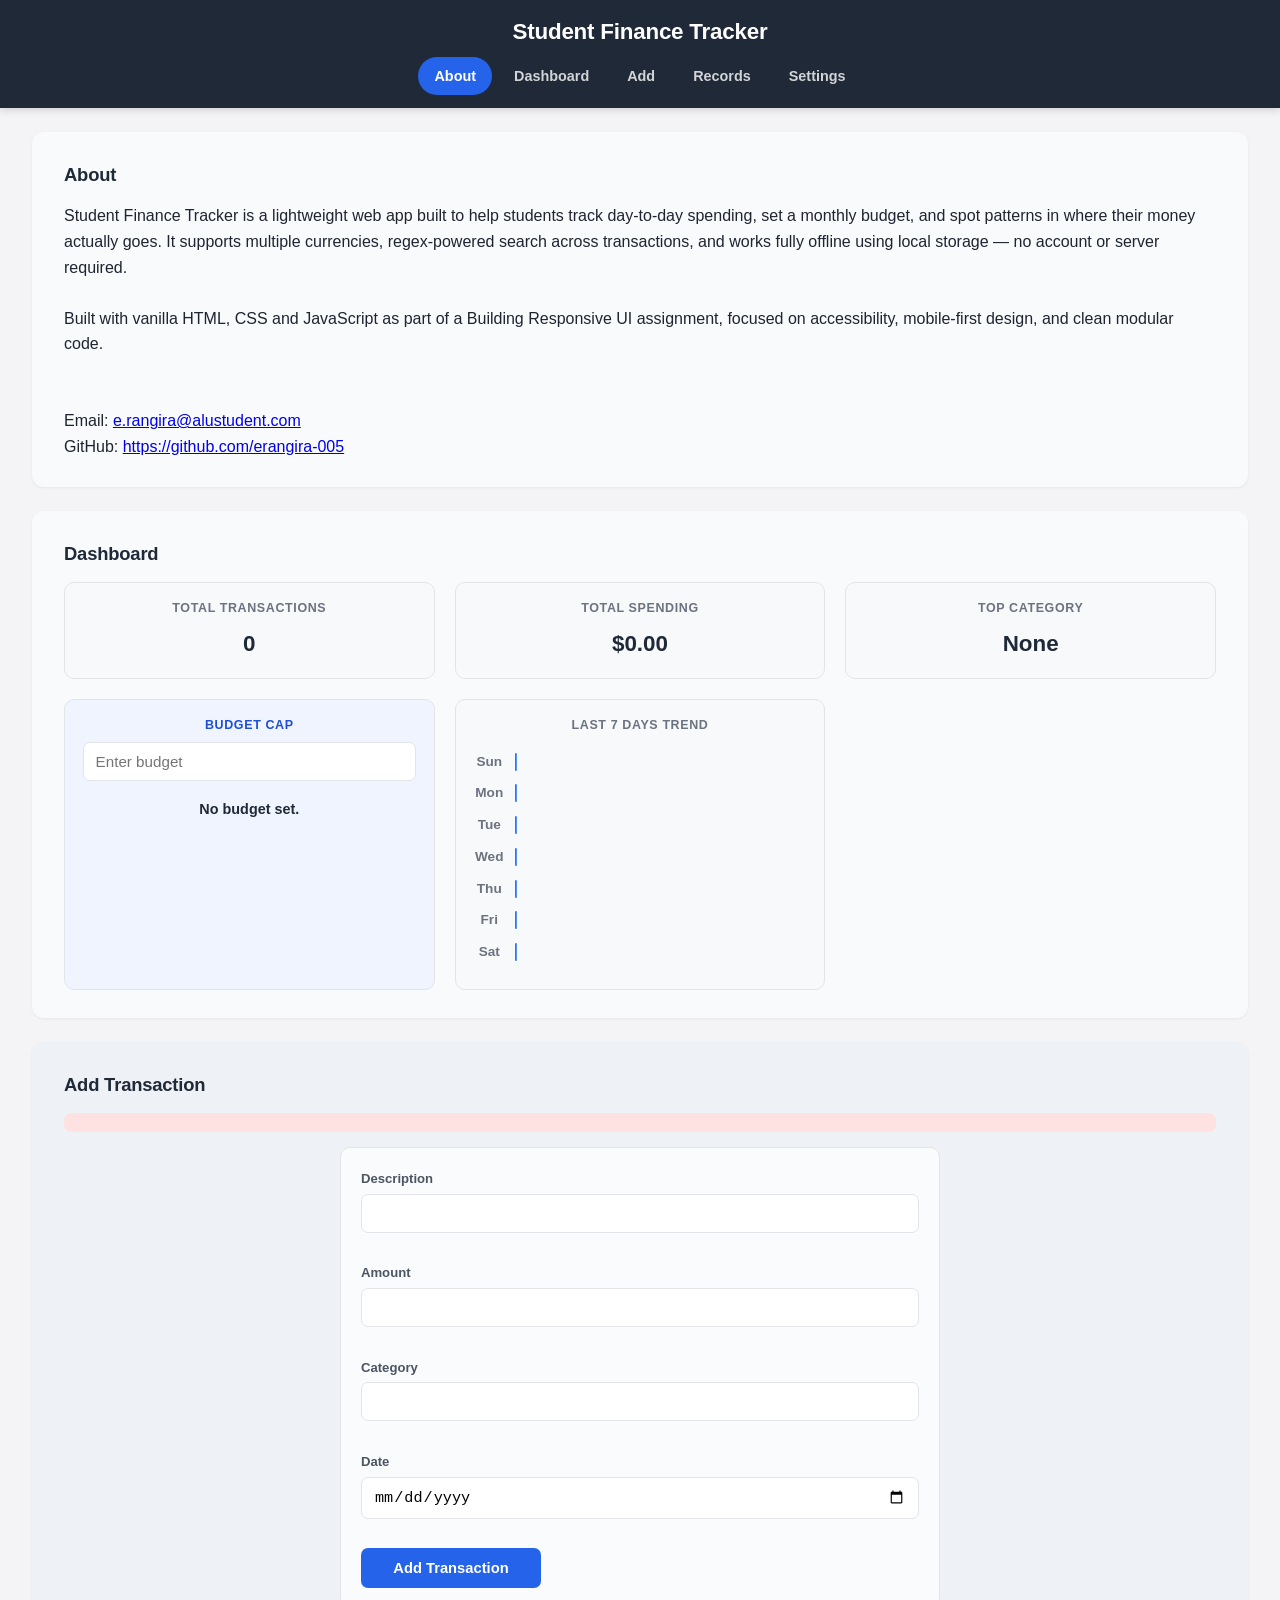
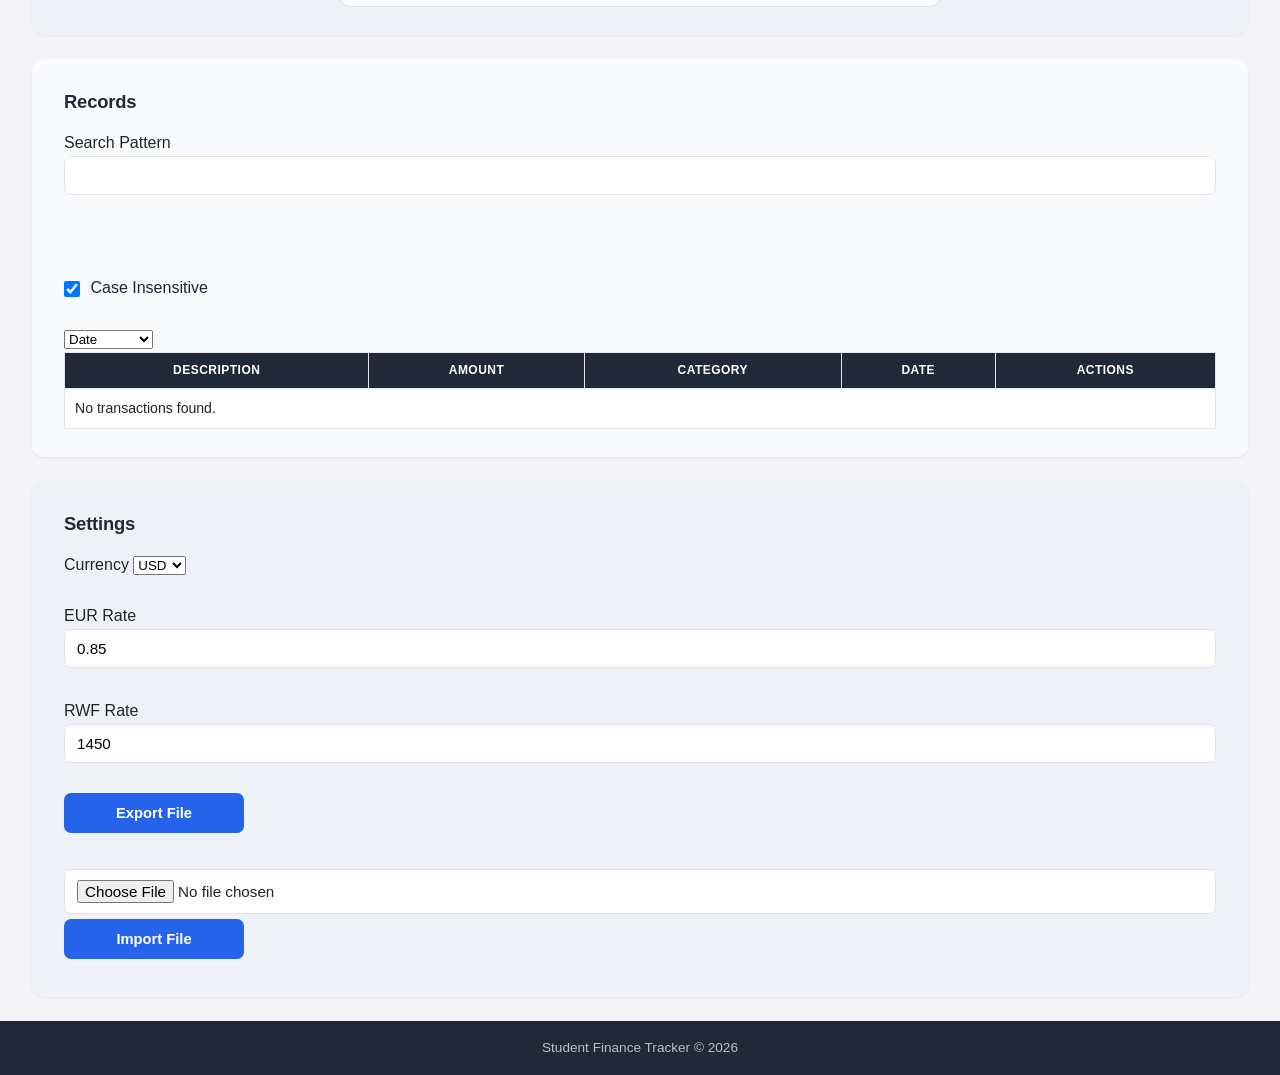
<file: index.html>
<!DOCTYPE html>
<html lang="en">
<head>
    <meta charset="UTF-8">
    <meta name="viewport" content="width=device-width, initial-scale=1.0">
    <title>Student Finance Tracker</title>

    <link rel="stylesheet" href="styles/style.css">
</head>
<body>

<a href="#main-content" class="skip-link">
    Skip to content
</a>

<header>

    <h1>Student Finance Tracker</h1>

    <nav>

        <ul>

            <li><a href="#about">About</a></li>

            <li><a href="#dashboard">Dashboard</a></li>

            <li><a href="#form-section">Add</a></li>

            <li><a href="#records">Records</a></li>

            <li><a href="#settings">Settings</a></li>

        </ul>

    </nav>

</header>


<main id="main-content">

    <section id="about">

    <h2>About</h2>

    <p>
        Student Finance Tracker is a lightweight web app built to help students
        track day-to-day spending, set a monthly budget, and spot patterns in
        where their money actually goes. It supports multiple currencies,
        regex-powered search across transactions, and works fully offline using
        local storage — no account or server required.
    </p>
<br>
    <p>
        Built with vanilla HTML, CSS and JavaScript as part of a Building
        Responsive UI assignment, focused on accessibility, mobile-first design,
        and clean modular code.
    </p>
<br><br>
    <p>Email: <a href="me.rangira@alustudent.com">e.rangira@alustudent.com</a></p>

    <p>GitHub: <a href="https://github.com/erangira-005" target="_blank" rel="noopener">https://github.com/erangira-005</a></p>

</section>


    <section id="dashboard">

        <h2>Dashboard</h2>

        <div class="dashboard-grid">

            <div class="card">
                <h3>Total Transactions</h3>
                <p id="total-records">0</p>
            </div>

            <div class="card">
                <h3>Total Spending</h3>
                <p id="total-amount">$0</p>
            </div>

            <div class="card">
                <h3>Top Category</h3>
                <p id="top-category">None</p>
            </div>


           <div class="card">

    <h3>Budget Cap</h3>

    <label for="budget-cap" class="sr-only">Budget cap amount</label>

    <input
        type="number"
        id="budget-cap"
        placeholder="Enter budget"
        min="0"
        step="0.01">

    <p
        id="budget-status"
        role="status"
        aria-live="polite">
        No budget set.
    </p>

</div>

           <div class="card">

    <h3>Last 7 Days Trend</h3>

    <div id="trend-chart">

    </div>

</div>          

        </div>

    </section>


    <section id="form-section">

        <h2 id="form-heading">Add Transaction</h2>

         <div
id="status-message"
role="status"
aria-live="polite">
</div>
        
        <form id="transaction-form" novalidate>

            <label for="description">
                Description
            </label>

            <input
                type="text"
                id="description"
                required
                aria-describedby="description-error"
                aria-invalid="false">

            <span id="description-error" class="field-error" role="alert"></span>

            <label for="amount">
                Amount
            </label>

            <input
                type="number"
                id="amount"
                required
                min="0"
                step="0.01"
                aria-describedby="amount-error"
                aria-invalid="false">

            <span id="amount-error" class="field-error" role="alert"></span>

            <label for="category">
                Category
            </label>

            <input
                type="text"
                id="category"
                required
                aria-describedby="category-error"
                aria-invalid="false">

            <span id="category-error" class="field-error" role="alert"></span>

            <label for="date">
                Date
            </label>

            <input
                type="date"
                id="date"
                required
                aria-describedby="date-error"
                aria-invalid="false">

            <span id="date-error" class="field-error" role="alert"></span>

            <button type="submit" id="submit-btn">
                Add Transaction
            </button>

            <button type="button" id="cancel-edit-btn" hidden>
                Cancel Edit
            </button>

        </form>

    </section>


    <section id="records">

        

<h2>Records</h2>

<label for="search">

    Search Pattern

</label>

<input
type="text"
id="search"
aria-describedby="search-error">

<span id="search-error" class="field-error" role="alert"></span>

<br><br>

<label>

<input
type="checkbox"
id="case-insensitive"
checked>

Case Insensitive

</label>

<br><br>

<label for="sort-select" class="sr-only">Sort records by</label>

<select id="sort-select">

<option value="date">
Date
</option>

<option value="description">
Description
</option>

<option value="amount">
Amount
</option>

</select>



        <table>

            <thead>

                <tr>
                    <th>Description</th>
                    <th>Amount</th>
                    <th>Category</th>
                    <th>Date</th>
                    <th>Actions</th>
                </tr>

            </thead>

            <tbody id="table-body">

            </tbody>

        </table>

    </section>


   <section id="settings">

    <h2>Settings</h2>

    <label for="currency">
        Currency
    </label>

    <select id="currency">

        <option value="USD">
            USD
        </option>

        <option value="EUR">
            EUR
        </option>

        <option value="RWF">
            RWF
        </option>

    </select>

    <br><br>

    <label for="eur-rate">
        EUR Rate
    </label>

    <input
        type="number"
        id="eur-rate"
        value="0.85"
        step="0.01"
        min="0.01">

    <br><br>

    <label for="rwf-rate">
        RWF Rate
    </label>

    <input
        type="number"
        id="rwf-rate"
        value="1450"
        step="1"
        min="1">

<br><br>

<button id="export-btn">
    Export File
</button>

<br><br>

<label for="import-file" class="sr-only">Choose a JSON file to import</label>

<input
    type="file"
    id="import-file"
    accept=".json">

<button id="import-btn">
    Import File
</button>

</section>

</main>


<footer>

    <p>
        Student Finance Tracker © 2026
    </p>

</footer>

<script type="module" src="scripts/app.js"></script>

</body>
</html>
</file>
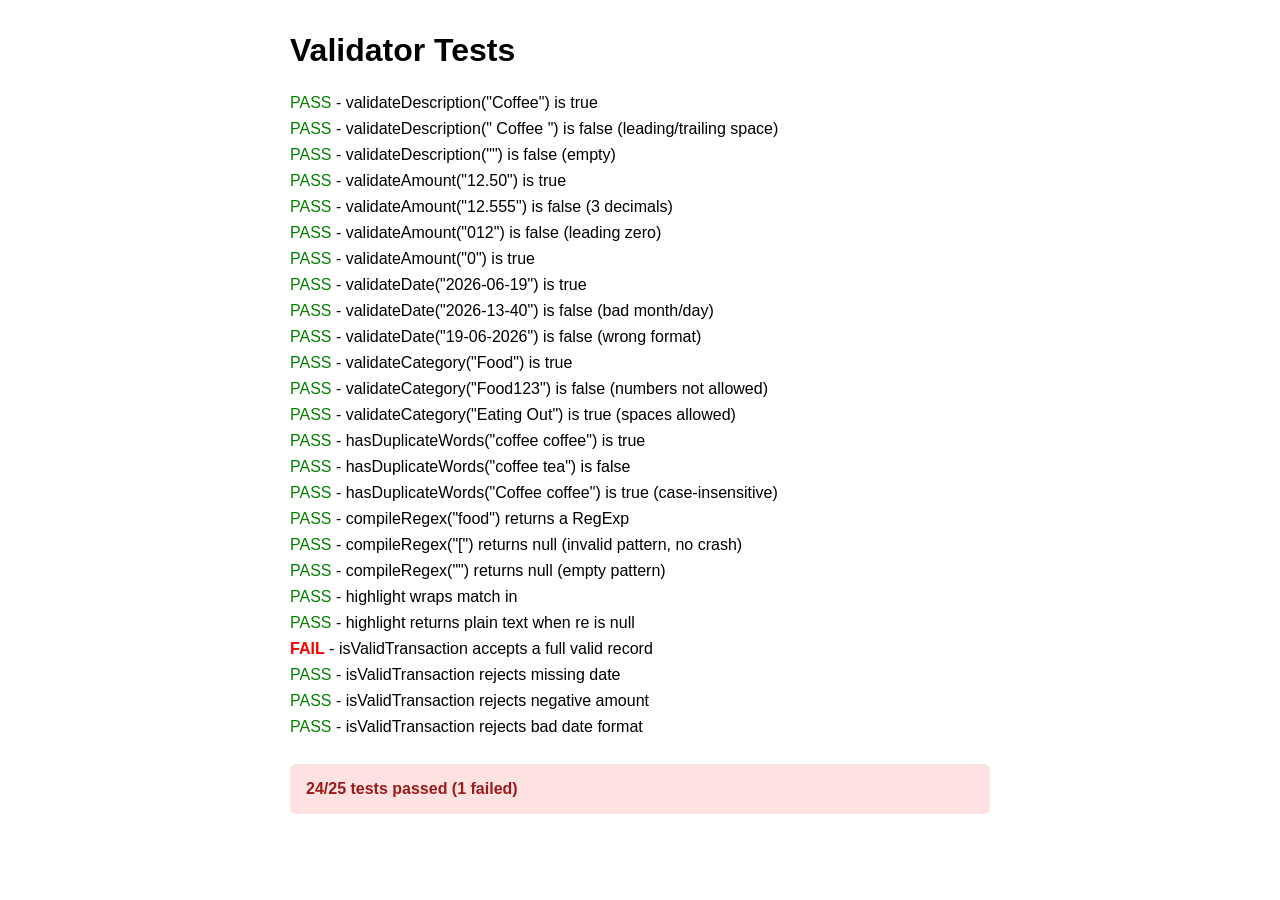
<file: tests.html>
<!DOCTYPE html>
<html lang="en">

<head>
    <meta charset="UTF-8">
    <title>Tests</title>
    <style>
        body{ font-family: Arial, sans-serif; max-width: 700px; margin: 2rem auto; }
        .pass{ color: green; }
        .fail{ color: red; font-weight: bold; }
        .test{ padding: 4px 0; }
        #summary{ margin-top: 1.5rem; padding: 1rem; font-weight: bold; border-radius: 6px; }
        .all-pass{ background: #dcfce7; color: #166534; }
        .has-fail{ background: #fee2e2; color: #991b1b; }
    </style>
</head>

<body>

<h1>Validator Tests</h1>

<div id="results"></div>
<div id="summary"></div>

<script type="module">

import {
    validateDescription,
    validateAmount,
    validateDate,
    validateCategory,
    hasDuplicateWords
} from "./scripts/validators.js";

import { compileRegex, highlight } from "./scripts/search.js";

import { isValidTransaction } from "./scripts/importValidator.js";

let passed = 0;
let failed = 0;

const results = document.getElementById("results");

function assert(label, condition){

    const div = document.createElement("div");

    div.className = "test";

    if(condition){

        div.innerHTML = `<span class="pass">PASS</span> - ${label}`;

        passed++;

    }
    else{

        div.innerHTML = `<span class="fail">FAIL</span> - ${label}`;

        failed++;

    }

    results.appendChild(div);

}


// description
assert('validateDescription("Coffee") is true', validateDescription("Coffee") === true);
assert('validateDescription(" Coffee ") is false (leading/trailing space)', validateDescription(" Coffee ") === false);
assert('validateDescription("") is false (empty)', validateDescription("") === false);

// amount
assert('validateAmount("12.50") is true', validateAmount("12.50") === true);
assert('validateAmount("12.555") is false (3 decimals)', validateAmount("12.555") === false);
assert('validateAmount("012") is false (leading zero)', validateAmount("012") === false);
assert('validateAmount("0") is true', validateAmount("0") === true);

// date
assert('validateDate("2026-06-19") is true', validateDate("2026-06-19") === true);
assert('validateDate("2026-13-40") is false (bad month/day)', validateDate("2026-13-40") === false);
assert('validateDate("19-06-2026") is false (wrong format)', validateDate("19-06-2026") === false);

// category
assert('validateCategory("Food") is true', validateCategory("Food") === true);
assert('validateCategory("Food123") is false (numbers not allowed)', validateCategory("Food123") === false);
assert('validateCategory("Eating Out") is true (spaces allowed)', validateCategory("Eating Out") === true);

// advanced regex - duplicate words / back-reference
assert('hasDuplicateWords("coffee coffee") is true', hasDuplicateWords("coffee coffee") === true);
assert('hasDuplicateWords("coffee tea") is false', hasDuplicateWords("coffee tea") === false);
assert('hasDuplicateWords("Coffee coffee") is true (case-insensitive)', hasDuplicateWords("Coffee coffee") === true);

// safe regex compiler
assert('compileRegex("food") returns a RegExp', compileRegex("food") instanceof RegExp);
assert('compileRegex("[") returns null (invalid pattern, no crash)', compileRegex("[") === null);
assert('compileRegex("") returns null (empty pattern)', compileRegex("") === null);

// highlight
const re = compileRegex("coffee", "gi");
assert('highlight wraps match in <mark>', highlight("Coffee time", re).includes("<mark>"));
assert('highlight returns plain text when re is null', highlight("Coffee time", null) === "Coffee time");

// import validation
assert('isValidTransaction accepts a full valid record', isValidTransaction({
    id: "txn_1",
    description: "Coffee",
    amount: 5,
    category: "Food",
    date: "2026-06-19",
    createdAt: "2026-06-19T10:00:00Z",
    updatedAt: "2026-06-19T10:00:00Z"
}) === true);

assert('isValidTransaction rejects missing date', isValidTransaction({
    id: "txn_1",
    description: "Coffee",
    amount: 5,
    category: "Food",
    createdAt: "2026-06-19T10:00:00Z",
    updatedAt: "2026-06-19T10:00:00Z"
}) === false);

assert('isValidTransaction rejects negative amount', isValidTransaction({
    id: "txn_1",
    description: "Coffee",
    amount: -5,
    category: "Food",
    date: "2026-06-19",
    createdAt: "2026-06-19T10:00:00Z",
    updatedAt: "2026-06-19T10:00:00Z"
}) === false);

assert('isValidTransaction rejects bad date format', isValidTransaction({
    id: "txn_1",
    description: "Coffee",
    amount: 5,
    category: "Food",
    date: "19-06-2026",
    createdAt: "2026-06-19T10:00:00Z",
    updatedAt: "2026-06-19T10:00:00Z"
}) === false);


// summary
const summary = document.getElementById("summary");
const total = passed + failed;

summary.className = failed === 0 ? "all-pass" : "has-fail";

summary.textContent = `${passed}/${total} tests passed` +
    (failed > 0 ? ` (${failed} failed)` : " - all good!");

</script>

</body>
</html>
</file>
<file: styles/style.css>
*{
    margin:0;
    padding:0;
    box-sizing:border-box;
}

:root{
    --navy:#1f2937;
    --blue:#2563eb;
    --blue-dark:#1d4ed8;
    --green:#15803d;
    --green-bg:#dcfce7;
    --red:#dc2626;
    --red-bg:#fee2e2;
    --grey-bg:#f4f4f6;
    --card-bg:#ffffff;
    --border:#e2e4e9;
    --header-h:auto;
}

html{
    /* prevents iOS/Android from auto-zooming text and
       keeps rem-based sizing consistent at every width */
    -webkit-text-size-adjust:100%;
}

body{
    font-family: -apple-system, BlinkMacSystemFont, "Segoe UI", Roboto, Arial, sans-serif;
    background:var(--grey-bg);
    color:#1f2430;
    line-height:1.6;
    /* stops any single wide element (like a long table)
       from forcing the whole page to scroll sideways */
    overflow-x:hidden;
    width:100%;
}

img, table, input, select, button{
    max-width:100%;
}


/* Skip Link */
.skip-link{
    position:absolute;
    left:-9999px;
}

.skip-link:focus{
    left:10px;
    top:10px;
    background:white;
    padding:10px;
    z-index:100;
    border-radius:6px;
    box-shadow:0 2px 8px rgba(0,0,0,0.2);
}


/* visually hidden but still readable by screen readers */
.sr-only{
    position:absolute;
    width:1px;
    height:1px;
    overflow:hidden;
    clip:rect(0,0,0,0);
    white-space:nowrap;
}


/* Header — sticky at the top, height adjusts naturally to content
   so we never have to guess a fixed pixel number */
header{
    background:var(--navy);
    color:white;
    padding:0.7rem 1rem;
    position:sticky;
    top:0;
    z-index:50;
    box-shadow:0 2px 8px rgba(0,0,0,0.15);
    width:100%;
}

header h1{
    text-align:center;
    font-size:clamp(1.05rem, 4vw, 1.4rem);
    letter-spacing:-0.01em;
    margin-bottom:0.5rem;
}


/* Navigation */
nav ul{
    list-style:none;
    display:flex;
    flex-wrap:wrap;
    justify-content:center;
    gap:6px;
}

nav li{
    margin:0;
}

nav a{
    color:rgba(255,255,255,0.8);
    text-decoration:none;
    font-size:0.85rem;
    font-weight:600;
    padding:0.4rem 0.75rem;
    border-radius:20px;
    transition:background 0.2s, color 0.2s;
    display:inline-block;
}

nav a:hover{
    background:rgba(255,255,255,0.12);
    color:white;
}

nav a:focus{
    outline:3px solid #60a5fa;
    outline-offset:2px;
}

nav a.active-link{
    background:var(--blue);
    color:white;
}


/* Sections — soft background tint per section, no border accent */
section{
    background:var(--card-bg);
    margin:1rem;
    padding:1.25rem;
    border-radius:12px;
    box-shadow:0 1px 3px rgba(0,0,0,0.06);
    /* generous scroll-margin so a sticky header of ANY height
       never covers the heading when a nav link is clicked */
    scroll-margin-top:100px;
    /* never let a section's own content force the page wider
       than the viewport */
    max-width:100%;
    overflow-x:auto;
}

section h2{
    font-size:clamp(1rem, 3.5vw, 1.15rem);
    letter-spacing:-0.01em;
    margin-bottom:0.85rem;
    color:var(--navy);
}

/* dark blue + pale white per section, no colored edge */

#about{
    background:#f8fafc;
}

#dashboard{
    background:#f8fafc;
}

#form-section{
    background:#eef2f7;
}

#records{
    background:#f8fafc;
}

#settings{
    background:#eef2f7;
}
/* Dashboard cards */
.dashboard-grid{
    display:grid;
    grid-template-columns:1fr;
    gap:0.85rem;
}

.card{
    background:#f8f9fb;
    border:1px solid var(--border);
    padding:1rem 1.1rem;
    border-radius:10px;
    text-align:center;
    transition:transform 0.2s, box-shadow 0.2s;
    /* belt-and-suspenders: a card can never be wider
       than its grid cell, even with long content inside */
    min-width:0;
}

.card h3{
    font-size:0.78rem;
    font-weight:600;
    text-transform:uppercase;
    letter-spacing:0.05em;
    color:#6b7280;
    margin-bottom:0.4rem;
}

.card p{
    font-size:clamp(1.1rem, 4vw, 1.4rem);
    font-weight:700;
    color:var(--navy);
    word-break:break-word;
}

.card:has(#budget-cap){
    background:#eff4ff;
}

.card:has(#budget-cap) h3{
    color:var(--blue-dark);
}

.card:hover{
    transform: translateY(-3px);
    box-shadow:0 6px 16px rgba(0,0,0,0.08);
}


/* Form */
form{
    display:flex;
    flex-direction:column;
    background:#fafbfc;
    border:1px solid var(--border);
    border-radius:10px;
    padding:1.25rem 1.25rem 0.5rem;
}

form label{
    font-size:0.82rem;
    font-weight:600;
    color:#4b5563;
    margin-bottom:0.3rem;
}

input:not([type="checkbox"]){
    padding:10px 12px;
    margin-bottom:5px;
    border:1.5px solid var(--border);
    border-radius:7px;
    font-size:0.95rem;
    background:white;
    transition:border-color 0.15s;
    width:100%;
}

input:not([type="checkbox"]):hover{
    border-color:#c7cbd4;
}

input[type="checkbox"]{
    width:16px;
    height:16px;
    margin:0 6px 0 0;
    vertical-align:middle;
    cursor:pointer;
}

button{
    padding:12px;
    border:none;
    background:var(--blue);
    color:white;
    cursor:pointer;
    margin-bottom:10px;
    border-radius:7px;
    font-weight:600;
    font-size:0.92rem;
    transition:0.2s;
    width:100%;
}

button:hover{
    background:var(--blue-dark);
    transform:scale(1.02);
}

#cancel-edit-btn{
    background:#6b7280;
}

#cancel-edit-btn:hover{
    background:#4b5563;
}


/* per-field error messages */
.field-error{
    color:var(--red);
    font-size:0.82rem;
    display:block;
    margin-bottom:10px;
    min-height:1.1em;
    font-weight:500;
}

input.input-error{
    border-color:var(--red);
    background:var(--red-bg);
}


/* Table — scrolls horizontally on its own if it has to,
   instead of forcing the whole page to overflow */
.table-wrap{
    overflow-x:auto;
    -webkit-overflow-scrolling:touch;
    width:100%;
}

table{
    width:100%;
    min-width:480px;
    border-collapse:collapse;
    font-size:0.88rem;
}

th,
td{
    border:1px solid var(--border);
    padding:8px 10px;
    white-space:nowrap;
}

th{
    background:var(--navy);
    color:white;
    font-size:0.75rem;
    text-transform:uppercase;
    letter-spacing:0.04em;
    font-weight:600;
}

td{
    background:white;
}

tbody tr:nth-child(even) td{
    background:#fafbfc;
}

td button{
    padding:6px 12px;
    font-size:0.82rem;
    margin:2px 4px 2px 0;
    width:auto;
    display:inline-block;
}

.delete-btn{
    background:#6b7280;
}

.delete-btn:hover{
    background:var(--red);
}

tr{
    transition: background-color 0.2s;
}

tr:hover td{
    background-color: #eef2ff;
}


/* Footer */
footer{
    background:var(--navy);
    color:rgba(255,255,255,0.7);
    text-align:center;
    padding:1rem;
    font-size:0.85rem;
}


/* status + budget messages */
#status-message{
    color:var(--red);
    font-weight:600;
    margin-bottom:15px;
    padding:0.6rem 0.85rem;
    background:var(--red-bg);
    border-radius:7px;
    font-size:0.9rem;
    word-break:break-word;
}

#status-message:empty{
    display:none;
}

#budget-status{
    display:inline-block;
    padding:0.45rem 0.8rem;
    border-radius:7px;
    font-weight:600;
    font-size:0.9rem;
    margin-top:0.3rem;
}

#budget-status.budget-ok{
    background:var(--green-bg);
    color:var(--green);
}

#budget-status.budget-over{
    background:var(--red-bg);
    color:var(--red);
}


/* trend chart */
#trend-chart{
    margin-top:15px;
    width:100%;
    overflow-x:auto;
}

.bar-row{
    display:flex;
    align-items:center;
    gap:10px;
    margin-bottom:10px;
    font-size:0.85rem;
}

.bar-row span{
    width:32px;
    flex-shrink:0;
    color:#6b7280;
    font-weight:600;
}

.bar{
    height:18px;
    background:linear-gradient(90deg, var(--blue), #60a5fa);
    border-radius:4px;
    transition:0.3s;
    min-width:2px;
    max-width:100%;
}


/* focus visibility */
button:focus,
input:focus,
select:focus,
a:focus{
    outline: 3px solid #2563eb;
    outline-offset: 2px;
}


/* ───────────────────────────────
   BREAKPOINTS
   mobile-first base styles above,
   then tablet, then desktop
─────────────────────────────── */

@media (min-width:768px){

    header{
        padding:0.85rem 1.5rem;
    }

    nav a{
        font-size:0.9rem;
        padding:0.45rem 1rem;
    }

    section{
        margin:1.25rem 1.5rem;
        padding:1.5rem;
    }

    .dashboard-grid{
        grid-template-columns:repeat(2,1fr);
        gap:1.25rem;
    }

    form{
        max-width:600px;
        margin:0 auto;
    }

    button{
        width:auto;
        min-width:180px;
        align-self:flex-start;
    }

    td button{
        width:auto;
    }

}

@media (min-width:1024px){

    section{
        margin:1.5rem 2rem;
        padding:1.75rem 2rem;
    }

    .dashboard-grid{
        grid-template-columns:repeat(3,1fr);
    }

}


/* respects users who have motion sensitivity turned on */
@media (prefers-reduced-motion: reduce){

    *{
        transition-duration: 0.01ms !important;
        animation-duration: 0.01ms !important;
    }

}
</file>
